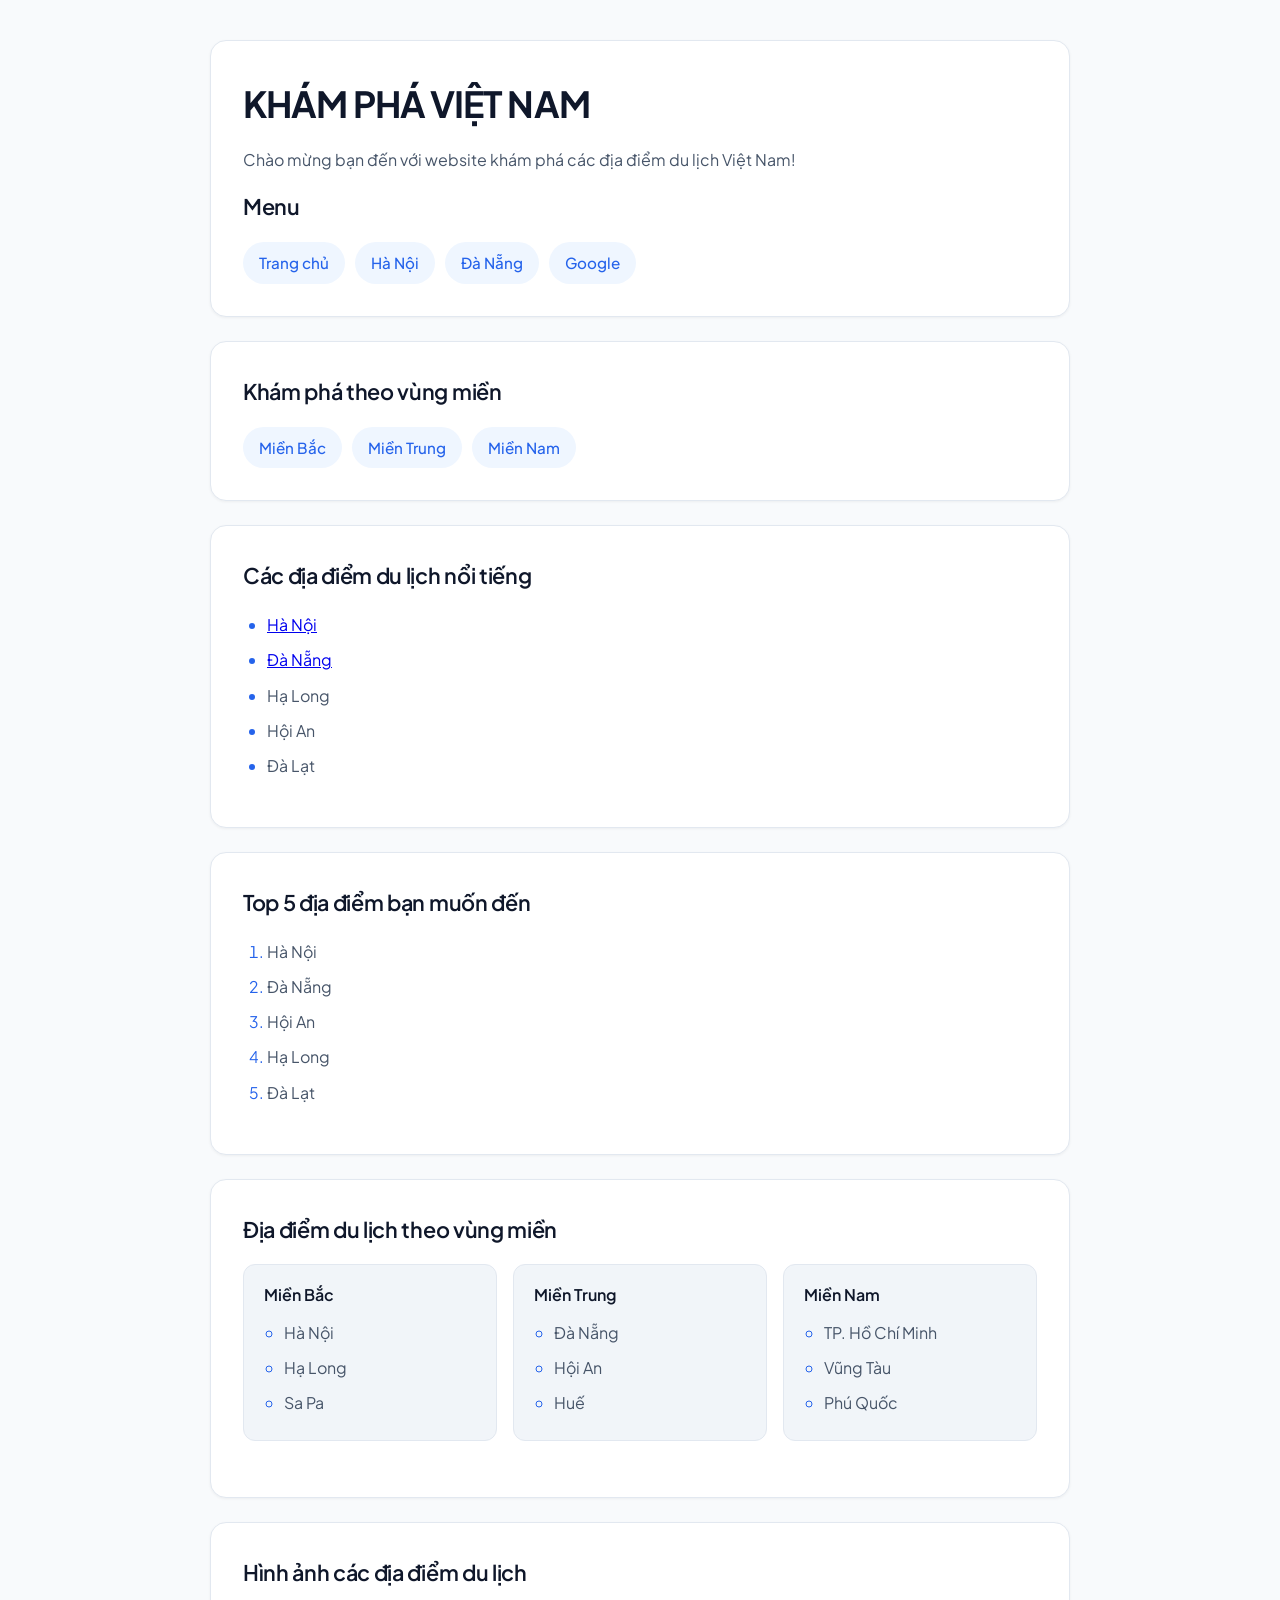
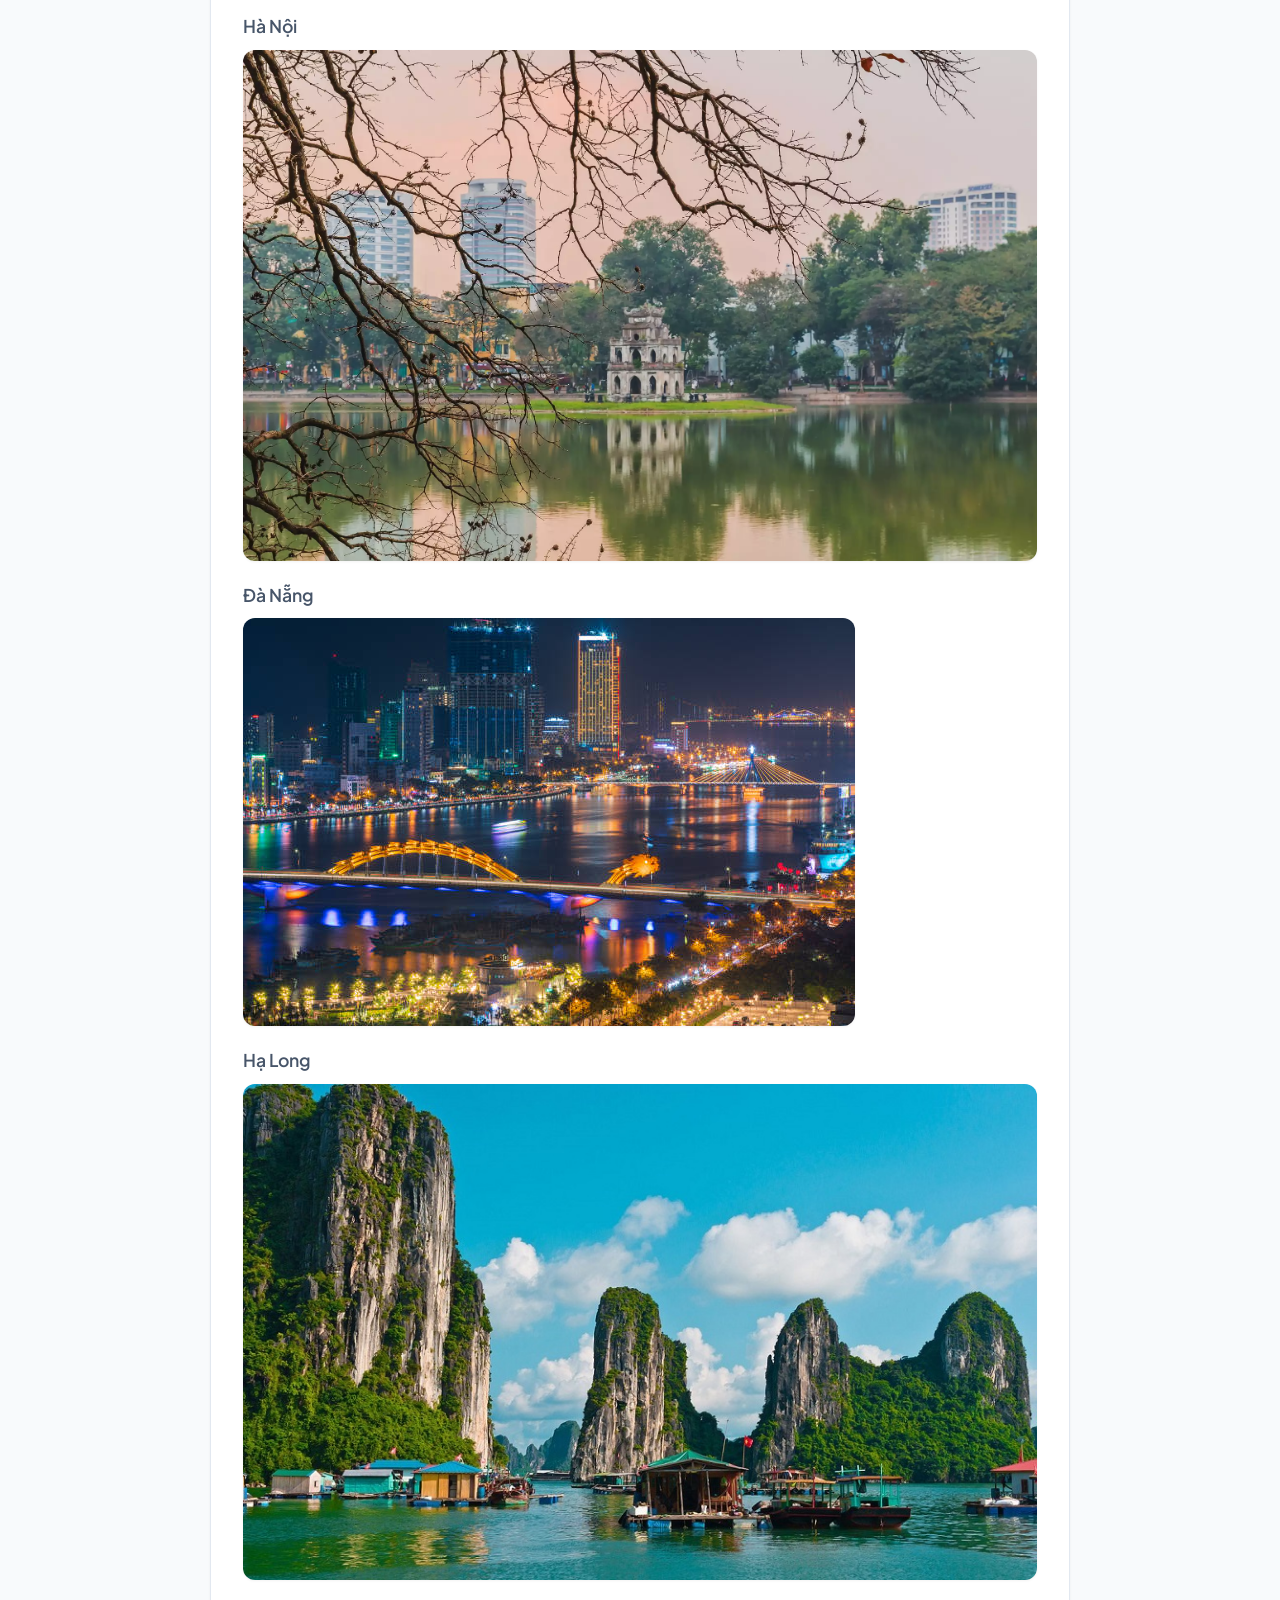
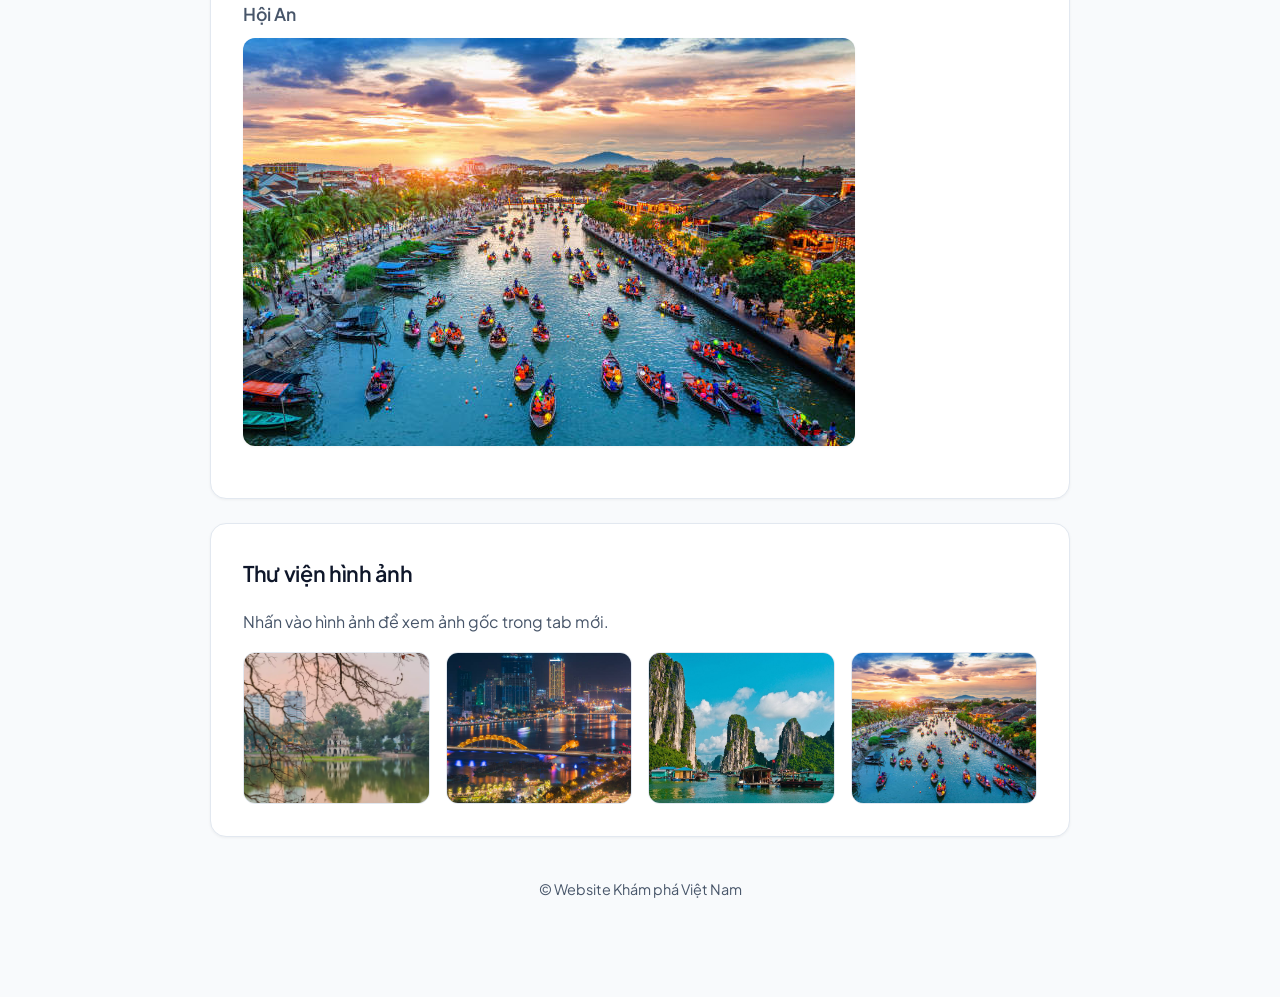
<file: index.html>
<!DOCTYPE html>
<html lang="vi">

<head>
    <meta charset="UTF-8">
    <meta name="viewport" content="width=device-width, initial-scale=1.0">
    <title>Khám phá Việt Nam</title>
    <link rel="stylesheet" href="style.css">
</head>

<body>
    <div class="container">
        <header class="card">
            <h1>KHÁM PHÁ VIỆT NAM</h1>
            <p>Chào mừng bạn đến với website khám phá các địa điểm du lịch Việt Nam!</p>

            <h2>Menu</h2>
            <nav class="nav-bar">
                <a href="index.html">Trang chủ</a>
                <a href="hanoi.html">Hà Nội</a>
                <a href="danang.html">Đà Nẵng</a>
                <a href="https://www.google.com" target="_blank" rel="noopener noreferrer">Google</a>
            </nav>
        </header>

        <section class="card">
            <h2>Khám phá theo vùng miền</h2>
            <nav class="nav-bar">
                <a href="#mien-bac">Miền Bắc</a>
                <a href="#mien-trung">Miền Trung</a>
                <a href="#mien-nam">Miền Nam</a>
            </nav>
        </section>

        <section class="card">
            <h2>Các địa điểm du lịch nổi tiếng</h2>
            <ul>
                <li><a href="hanoi.html">Hà Nội</a></li>
                <li><a href="danang.html">Đà Nẵng</a></li>
                <li>Hạ Long</li>
                <li>Hội An</li>
                <li>Đà Lạt</li>
            </ul>
        </section>

        <section class="card">
            <h2>Top 5 địa điểm bạn muốn đến</h2>
            <ol>
                <li>Hà Nội</li>
                <li>Đà Nẵng</li>
                <li>Hội An</li>
                <li>Hạ Long</li>
                <li>Đà Lạt</li>
            </ol>
        </section>

        <section class="card">
            <h2>Địa điểm du lịch theo vùng miền</h2>
            <ul class="regions-list">
                <li id="mien-bac">
                    Miền Bắc
                    <ul>
                        <li>Hà Nội</li>
                        <li>Hạ Long</li>
                        <li>Sa Pa</li>
                    </ul>
                </li>
                <li id="mien-trung">
                    Miền Trung
                    <ul>
                        <li>Đà Nẵng</li>
                        <li>Hội An</li>
                        <li>Huế</li>
                    </ul>
                </li>
                <li id="mien-nam">
                    Miền Nam
                    <ul>
                        <li>TP. Hồ Chí Minh</li>
                        <li>Vũng Tàu</li>
                        <li>Phú Quốc</li>
                    </ul>
                </li>
            </ul>
        </section>

        <section class="card">
            <h2>Hình ảnh các địa điểm du lịch</h2>

            <div class="image-item-wrapper">
                <h3>Hà Nội</h3>
                <a href="hanoi.html">
                    <img src="image/hanoi.jpg" alt="Cảnh đẹp Hà Nội">
                </a>
            </div>

            <div class="image-item-wrapper">
                <h3>Đà Nẵng</h3>
                <img src="image/danang.jpg" alt="Cảnh đẹp Đà Nẵng">
            </div>

            <div class="image-item-wrapper">
                <h3>Hạ Long</h3>
                <img src="image/halong.jpg" alt="Vịnh Hạ Long">
            </div>

            <div class="image-item-wrapper">
                <h3>Hội An</h3>
                <img src="image/hoian.jpg" alt="Phố cổ Hội An">
            </div>
        </section>

        <section class="card">
            <h2>Thư viện hình ảnh</h2>
            <p>Nhấn vào hình ảnh để xem ảnh gốc trong tab mới.</p>
            <div class="gallery-grid">
                <a href="image/hanoi.jpg" target="_blank" rel="noopener noreferrer">
                    <img src="image/hanoi.jpg" alt="Thư viện ảnh Hà Nội">
                </a>
                <a href="image/danang.jpg" target="_blank" rel="noopener noreferrer">
                    <img src="image/danang.jpg" alt="Thư viện ảnh Đà Nẵng">
                </a>
                <a href="image/halong.jpg" target="_blank" rel="noopener noreferrer">
                    <img src="image/halong.jpg" alt="Thư viện ảnh Hạ Long">
                </a>
                <a href="image/hoian.jpg" target="_blank" rel="noopener noreferrer">
                    <img src="image/hoian.jpg" alt="Thư viện ảnh Hội An">
                </a>
            </div>
        </section>

        <footer>
            <p>© Website Khám phá Việt Nam</p>
        </footer>
    </div>
</body>

</html>
</file>
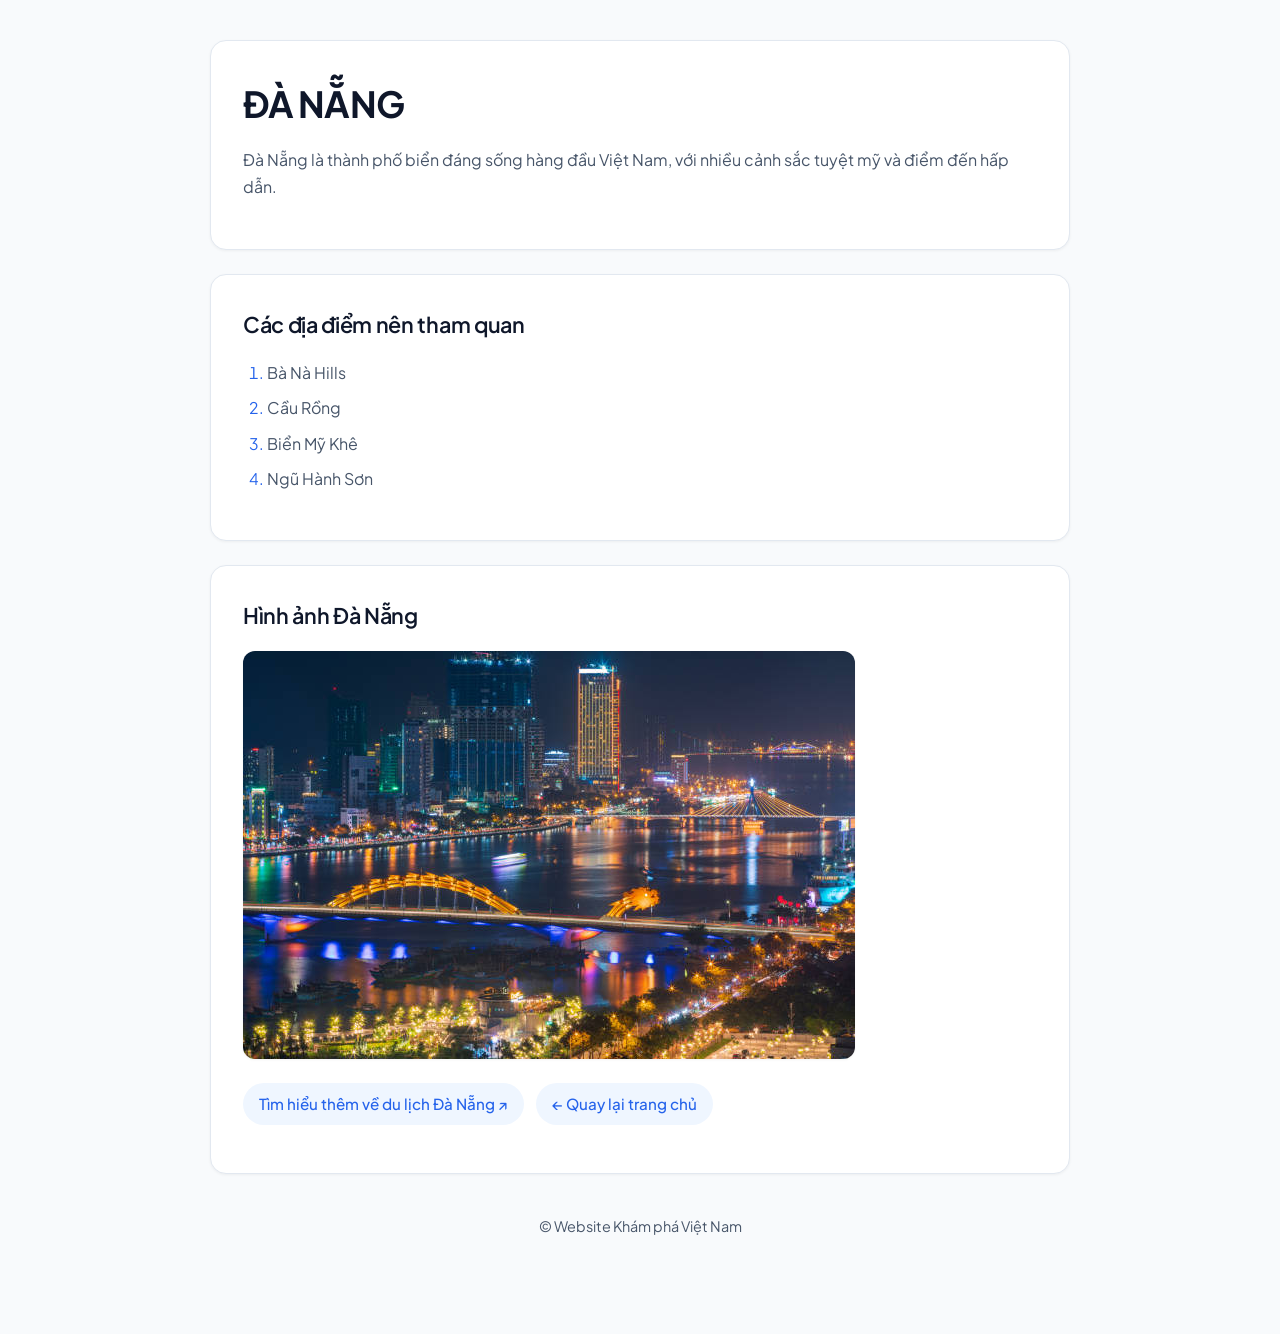
<file: danang.html>
<!DOCTYPE html>
<html lang="vi">

<head>
    <meta charset="UTF-8">
    <meta name="viewport" content="width=device-width, initial-scale=1.0">
    <title>Khám phá Đà Nẵng</title>
    <link rel="stylesheet" href="style.css">
</head>

<body>
    <div class="container">
        <header class="card">
            <h1>ĐÀ NẴNG</h1>
            <p>
                Đà Nẵng là thành phố biển đáng sống hàng đầu Việt Nam,
                với nhiều cảnh sắc tuyệt mỹ và điểm đến hấp dẫn.
            </p>
        </header>

        <section class="card">
            <h2>Các địa điểm nên tham quan</h2>
            <ol>
                <li>Bà Nà Hills</li>
                <li>Cầu Rồng</li>
                <li>Biển Mỹ Khê</li>
                <li>Ngũ Hành Sơn</li>
            </ol>
        </section>

        <section class="card">
            <h2>Hình ảnh Đà Nẵng</h2>
            <div class="image-item-wrapper">
                <img src="image/danang.jpg" alt="Hình ảnh Đà Nẵng">
            </div>

            <p style="margin-top: 24px; display: flex; gap: 12px; flex-wrap: wrap;">
                <a href="https://danangfantasticity.com/" target="_blank" rel="noopener noreferrer" class="btn-link">
                    Tìm hiểu thêm về du lịch Đà Nẵng ↗
                </a>
                <a href="index.html" class="btn-link">
                    ← Quay lại trang chủ
                </a>
            </p>
        </section>

        <footer>
            <p>© Website Khám phá Việt Nam</p>
        </footer>
    </div>
</body>

</html>
</file>
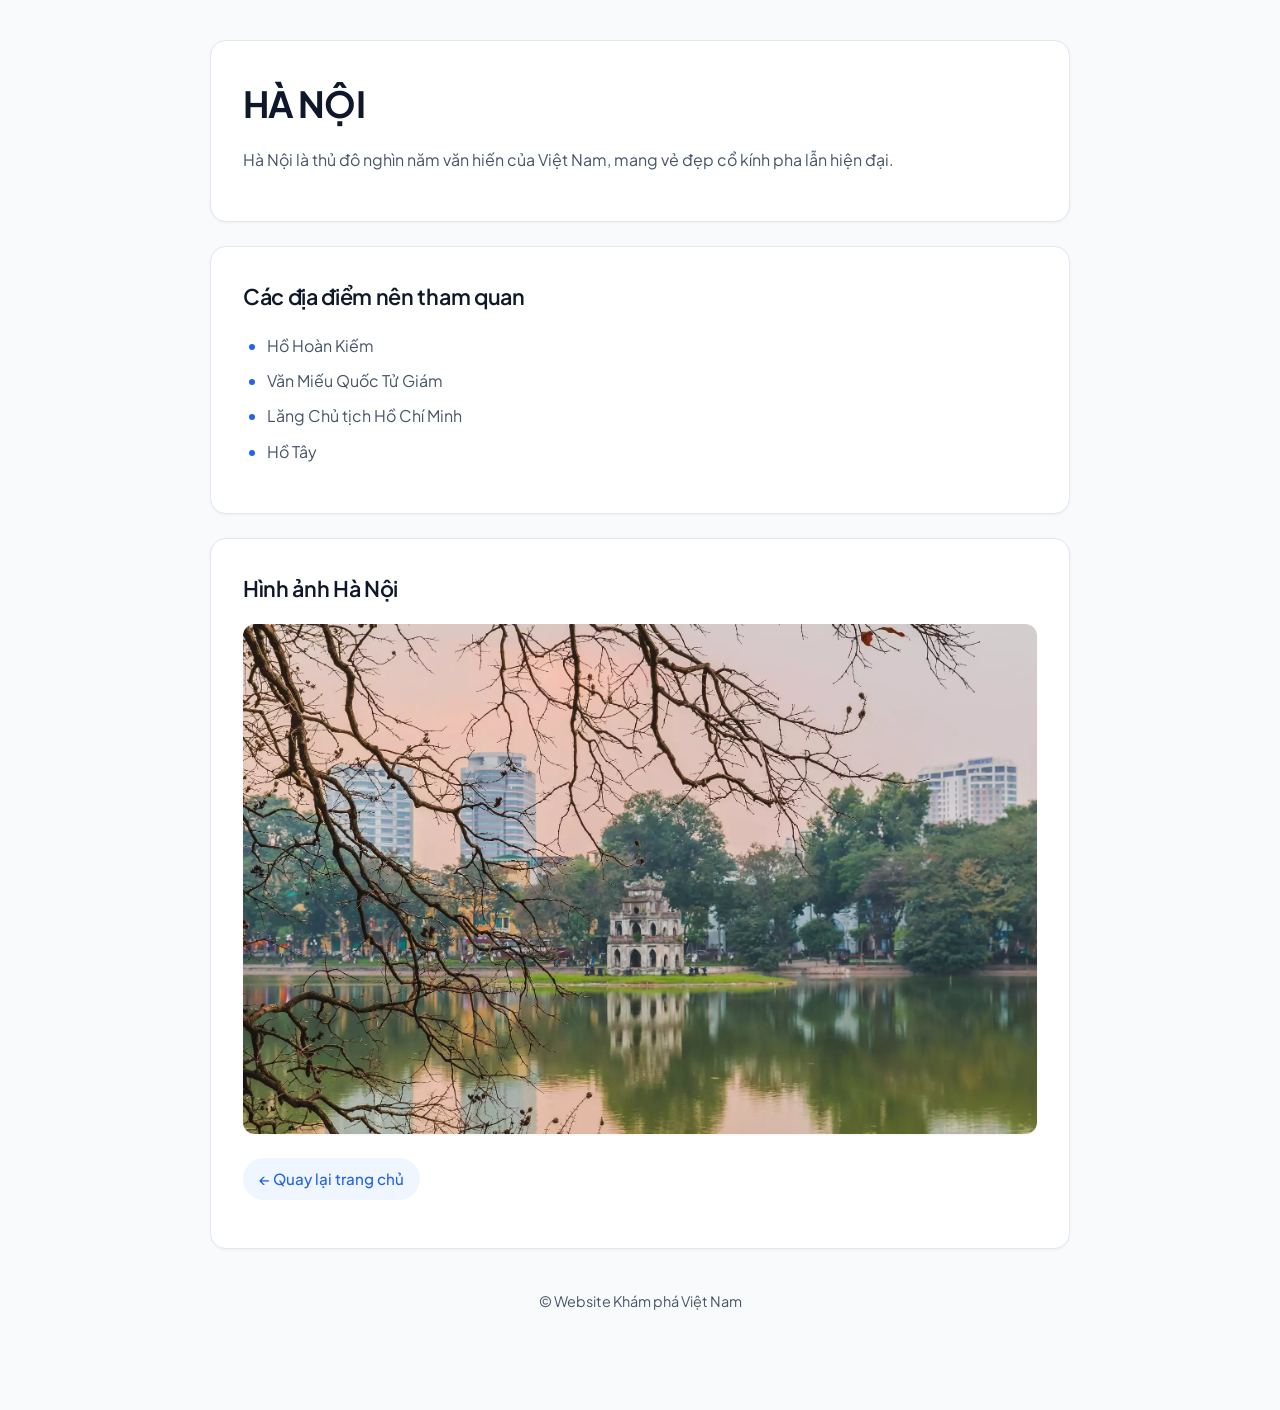
<file: hanoi.html>
<!DOCTYPE html>
<html lang="vi">

<head>
    <meta charset="UTF-8">
    <meta name="viewport" content="width=device-width, initial-scale=1.0">
    <title>Khám phá Hà Nội</title>
    <link rel="stylesheet" href="style.css">
</head>

<body>
    <div class="container">
        <header class="card">
            <h1>HÀ NỘI</h1>
            <p>Hà Nội là thủ đô nghìn năm văn hiến của Việt Nam, mang vẻ đẹp cổ kính pha lẫn hiện đại.</p>
        </header>

        <section class="card">
            <h2>Các địa điểm nên tham quan</h2>
            <ul>
                <li>Hồ Hoàn Kiếm</li>
                <li>Văn Miếu Quốc Tử Giám</li>
                <li>Lăng Chủ tịch Hồ Chí Minh</li>
                <li>Hồ Tây</li>
            </ul>
        </section>

        <section class="card">
            <h2>Hình ảnh Hà Nội</h2>
            <div class="image-item-wrapper">
                <img src="image/hanoi.jpg" alt="Hình ảnh Hà Nội">
            </div>
            <p style="margin-top: 24px;">
                <a href="index.html" class="btn-link">← Quay lại trang chủ</a>
            </p>
        </section>

        <footer>
            <p>© Website Khám phá Việt Nam</p>
        </footer>
    </div>
</body>

</html>
</file>
<file: style.css>
@import url('https://fonts.googleapis.com/css2?family=Plus+Jakarta+Sans:wght@400;500;600;700&display=swap');

:root {
    --bg-page: #f8fafc;
    --bg-card: #ffffff;
    --text-primary: #0f172a;
    --text-secondary: #475569;
    --text-muted: #94a3b8;
    --accent: #2563eb;
    --accent-hover: #1d4ed8;
    --accent-light: #eff6ff;
    --border-color: #e2e8f0;
    --radius-md: 12px;
    --radius-lg: 16px;
    --shadow-sm: 0 1px 3px rgba(0, 0, 0, 0.05);
    --shadow-md: 0 4px 12px -2px rgba(15, 23, 42, 0.06), 0 2px 6px -1px rgba(15, 23, 42, 0.03);
    --shadow-hover: 0 10px 24px -4px rgba(15, 23, 42, 0.1);
    --transition: all 0.2s ease;
}

*,
*::before,
*::after {
    box-sizing: border-box;
}

body {
    margin: 0;
    padding: 40px 20px 80px;
    font-family: 'Plus Jakarta Sans', -apple-system, BlinkMacSystemFont, "Segoe UI", Roboto, sans-serif;
    background-color: var(--bg-page);
    color: var(--text-primary);
    line-height: 1.7;
    -webkit-font-smoothing: antialiased;
}

.container {
    max-width: 860px;
    margin: 0 auto;
}

.card {
    background: var(--bg-card);
    border: 1px solid var(--border-color);
    border-radius: var(--radius-lg);
    padding: 32px;
    margin-bottom: 24px;
    box-shadow: var(--shadow-sm);
    transition: var(--transition);
}

.card:hover {
    box-shadow: var(--shadow-md);
}

h1 {
    font-size: 2.25rem;
    font-weight: 700;
    letter-spacing: -0.025em;
    color: var(--text-primary);
    margin-top: 0;
    margin-bottom: 12px;
}

h2 {
    font-size: 1.35rem;
    font-weight: 600;
    letter-spacing: -0.015em;
    color: var(--text-primary);
    margin-top: 0;
    margin-bottom: 16px;
    display: flex;
    align-items: center;
    gap: 8px;
}

h3 {
    font-size: 1.1rem;
    font-weight: 600;
    color: var(--text-secondary);
    margin-top: 20px;
    margin-bottom: 8px;
}

p {
    margin-top: 0;
    margin-bottom: 16px;
    color: var(--text-secondary);
}

.nav-bar {
    display: flex;
    flex-wrap: wrap;
    gap: 10px;
    align-items: center;
}

.nav-bar a,
a.btn-link {
    display: inline-block;
    padding: 8px 16px;
    font-size: 0.95rem;
    font-weight: 500;
    color: var(--accent);
    background-color: var(--accent-light);
    border-radius: 9999px;
    text-decoration: none;
    transition: var(--transition);
}

.nav-bar a:hover,
a.btn-link:hover {
    background-color: var(--accent);
    color: #ffffff;
    transform: translateY(-1px);
}

.nav-bar span.separator {
    display: none;
}

ul,
ol {
    margin: 0 0 16px 0;
    padding-left: 24px;
    color: var(--text-secondary);
}

li {
    margin-bottom: 8px;
}

li::marker {
    color: var(--accent);
}

ul.regions-list {
    list-style: none;
    padding-left: 0;
    display: grid;
    grid-template-columns: repeat(auto-fit, minmax(220px, 1fr));
    gap: 16px;
}

ul.regions-list>li {
    background-color: #f1f5f9;
    border: 1px solid var(--border-color);
    border-radius: var(--radius-md);
    padding: 16px 20px;
    font-weight: 600;
    color: var(--text-primary);
}

ul.regions-list>li>ul {
    margin-top: 10px;
    margin-bottom: 0;
    padding-left: 20px;
    font-weight: 400;
}

.gallery-grid {
    display: grid;
    grid-template-columns: repeat(auto-fit, minmax(180px, 1fr));
    gap: 16px;
    margin-top: 16px;
}

.gallery-grid a,
.gallery-card {
    display: block;
    border-radius: var(--radius-md);
    overflow: hidden;
    background: #f1f5f9;
    border: 1px solid var(--border-color);
    transition: var(--transition);
    text-decoration: none;
}

.gallery-grid a:hover {
    transform: translateY(-3px);
    box-shadow: var(--shadow-hover);
    border-color: #cbd5e1;
}

img {
    max-width: 100%;
    height: auto;
    display: block;
    border-radius: var(--radius-md);
    transition: var(--transition);
}

.gallery-grid img {
    width: 100%;
    height: 150px;
    object-fit: cover;
    border-radius: 0;
}

.image-item-wrapper {
    margin-bottom: 20px;
}

.image-item-wrapper img {
    box-shadow: var(--shadow-sm);
}

footer {
    text-align: center;
    color: var(--text-muted);
    font-size: 0.9rem;
    margin-top: 40px;
}

hr {
    display: none;
}
</file>
